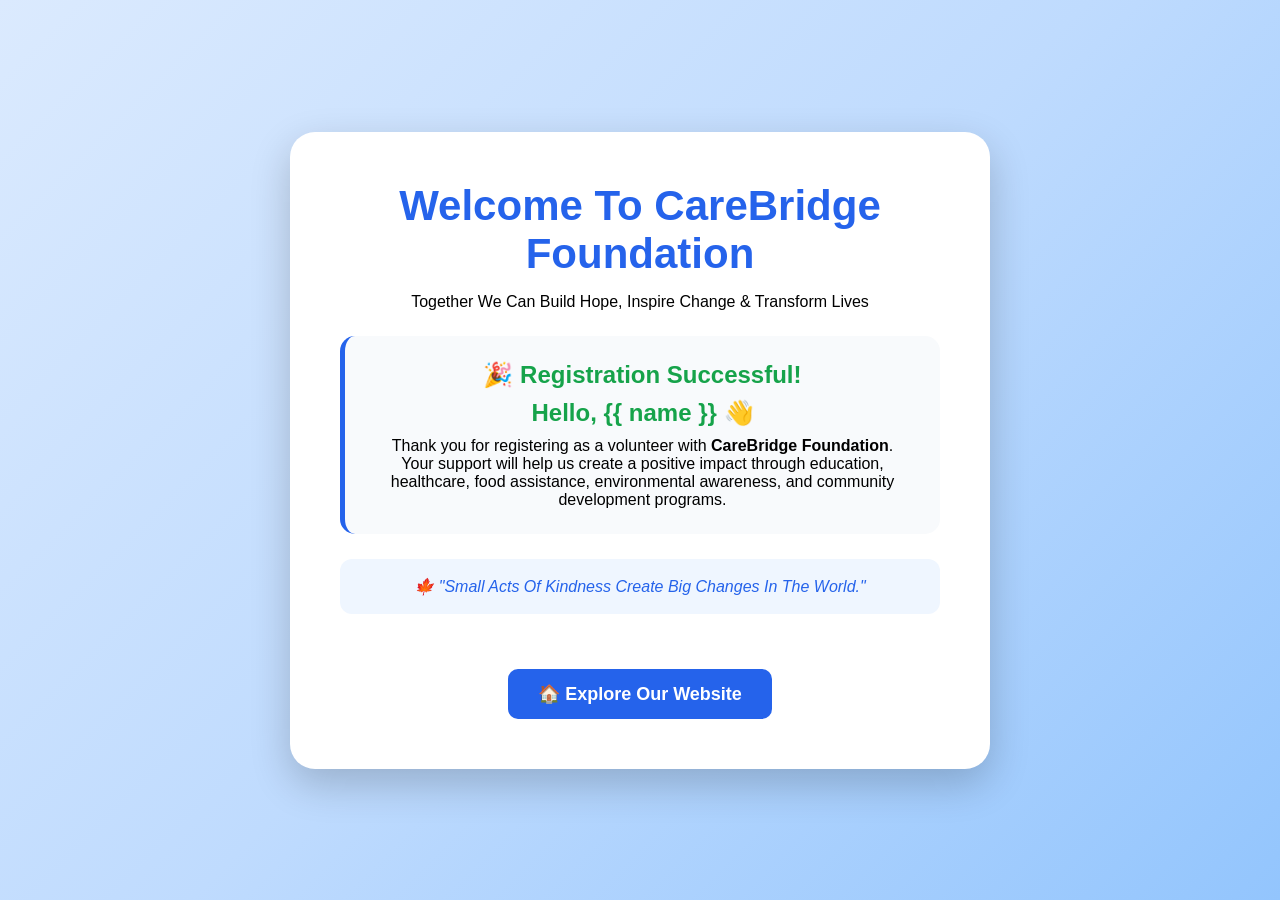
<file: templates/dash.html>
<!DOCTYPE html>

<html>
<head>
<title>Registration Successful</title>

<style>

*{
    margin:0;
    padding:0;
    box-sizing:border-box;
    font-family:'Segoe UI',sans-serif;
}

body{
    height:100vh;
    display:flex;
    justify-content:center;
    align-items:center;
    background:linear-gradient(
        135deg,
        #dbeafe,
        #bfdbfe,
        #93c5fd
    );
}

.box{
    background:white;
    width:700px;
    padding:50px;
    border-radius:25px;
    text-align:center;
    box-shadow:0 15px 40px rgba(0,0,0,0.2);
}

.icon{
    font-size:80px;
    margin-bottom:15px;
}

h1{
    color:#2563eb;
    font-size:42px;
    margin-bottom:15px;
}

.success{
    color:#16a34a;
    font-size:30px;
    font-weight:bold;
    margin-bottom:20px;
}

.message{
    color:#555;
    font-size:22px;
    line-height:1.6;
}

.name{
    color:#2563eb;
    font-weight:bold;
}

.home-btn{
    display:inline-block;
    margin-top:30px;
    padding:15px 35px;
    background:#2563eb;
    color:white;
    text-decoration:none;
    border-radius:12px;
    font-size:18px;
    font-weight:bold;
}

.home-btn:hover{
    background:#1d4ed8;
}

.footer{
    margin-top:25px;
    color:#777;
    font-size:14px;
}


.success-card{
    background:#f8fafc;
    padding:25px;
    border-radius:15px;
    margin:25px 0;
    border-left:5px solid #2563eb;
}

.success-card h2{
    color:#16a34a;
    margin-bottom:10px;
}

.success-card h3{
    color:#1e3a8a;
    margin-bottom:15px;
}

.quote{
    background:#eff6ff;
    color:#2563eb;
    padding:18px;
    border-radius:12px;
    font-style:italic;
    margin-bottom:25px;
}

.home-btn{
    display:inline-block;
    background:#2563eb;
    color:white;
    text-decoration:none;
    padding:14px 30px;
    border-radius:10px;
    font-weight:bold;
    transition:.3s;
}

.home-btn:hover{
    background:#1d4ed8;
}

</style>

</head>

<body>

<div class="box">

    <h1>Welcome To CareBridge Foundation</h1>

    <p class="tagline">
        Together We Can Build Hope, Inspire Change & Transform Lives
    </p>

    <div class="success-card">

        <h2>🎉 Registration Successful!</h2>

        <h2>Hello, {{ name }} 👋</h2>

        <p>
            Thank you for registering as a volunteer with
            <strong>CareBridge Foundation</strong>.
        </p>

        <p>
            Your support will help us create a positive impact through
            education, healthcare, food assistance, environmental awareness,
            and community development programs.
        </p>

    </div>

    <div class="quote">
        🍁 "Small Acts Of Kindness Create Big Changes In The World."
    </div>

    <a href="/" class="home-btn">
        🏠 Explore Our Website
    </a>

</div>
</body>
</html>
</file>
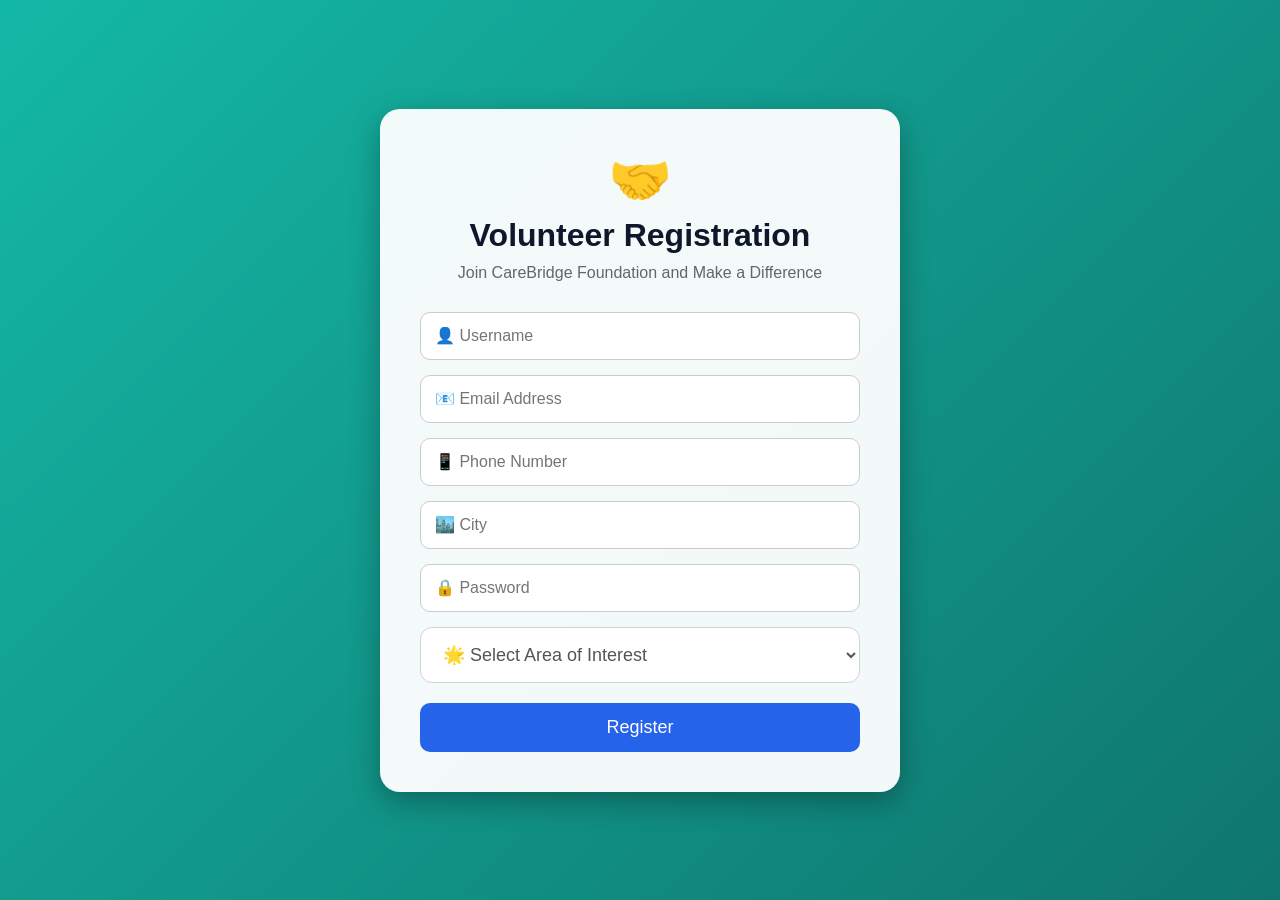
<file: templates/register11.html>
<!DOCTYPE html>
<html lang="en">
<head>
<meta charset="UTF-8">
<meta name="viewport" content="width=device-width, initial-scale=1.0">

<title>Admin Login</title>

<style>

*{
    margin:0;
    padding:0;
    box-sizing:border-box;
    font-family:Arial, sans-serif;
}

body{
    height:100vh;
    display:flex;
    justify-content:center;
    align-items:center;
    background:linear-gradient(
    135deg,
    #14b8a6,
    #0f766e
);
}

.login-container{
    width:520px;
    background:rgba(255,255,255,0.95);
    padding:40px;
    border-radius:20px;
    box-shadow:0 10px 30px rgba(0,0,0,0.3);
}

.logo{
    text-align:center;
    font-size:50px;
    margin-bottom:10px;
}

h1{
    text-align:center;
    color:#0f172a;
    margin-bottom:10px;
}

.subtitle{
    text-align:center;
    color:#666;
    margin-bottom:30px;
}

input{
    width:100%;
    padding:14px;
    margin-bottom:15px;
    border:1px solid #ccc;
    border-radius:10px;
    font-size:16px;
}

input:focus{
    outline:none;
    border-color:#2563eb;
}

button{
    width:100%;
    padding:14px;
    border:none;
    border-radius:10px;
    background:#2563eb;
    color:white;
    font-size:18px;
    cursor:pointer;
    transition:.3s;
}

button:hover{
    background:#1d4ed8;
}

.footer{
    text-align:center;
    margin-top:20px;
    color:#666;
    font-size:14px;
}

.register-btn{
    display:block;
    width:100%;
    text-align:center;
    margin-top:12px;
    padding:14px;
    background:#f59e0b;
    color:white;
    text-decoration:none;
    border-radius:10px;
    font-size:18px;
    font-weight:bold;
}

select{
    width:100%;
    padding:16px 18px;
    margin-bottom:20px;
    border:1px solid #d1d5db;
    border-radius:12px;
    font-size:18px;
    background:#ffffff;
    color:#555;
    outline:none;
    transition:0.3s;
    cursor:pointer;
}

select:focus{
    border-color:#2563eb;
    box-shadow:0 0 10px rgba(37,99,235,0.2);
}

select option{
    background:white;
    color:#333;
}

</style>
</head>

<body>

<div class="login-container">

<div class="logo">🤝</div>

<h1>Volunteer Registration</h1>

<p class="subtitle">
Join CareBridge Foundation and Make a Difference
</p>

<form action="/register" method="POST">

    <input type="text" name="username" placeholder="👤 Username" required>

    <input type="email" name="email" placeholder="📧 Email Address" required>

    <input type="tel" name="phone" placeholder="📱 Phone Number" required>

    <input type="text" name="city" placeholder="🏙️ City" required>

    <input type="password" name="password" placeholder="🔒 Password" required>

    <select name="interest" required>
        <option value="">🌟 Select Area of Interest</option>
        <option>📚 Education</option>
        <option>🏥 Healthcare</option>
        <option>🍲 Food Distribution</option>
        <option>👩 Women Empowerment</option>
        <option>🌱 Environment</option>
 <option>🩸 Blood Donation Camps</option>
    <option>🚑 Disaster Relief</option>
    <option>♿ Disability Support</option>
    <option>🍎 Nutrition Awareness</option>
    <option>🧹 Cleanliness Drives</option>
    <option>Other</option>

    </select>

    <button type="submit">
        Register
    </button>

</form>
</body>
</html>
</file>
